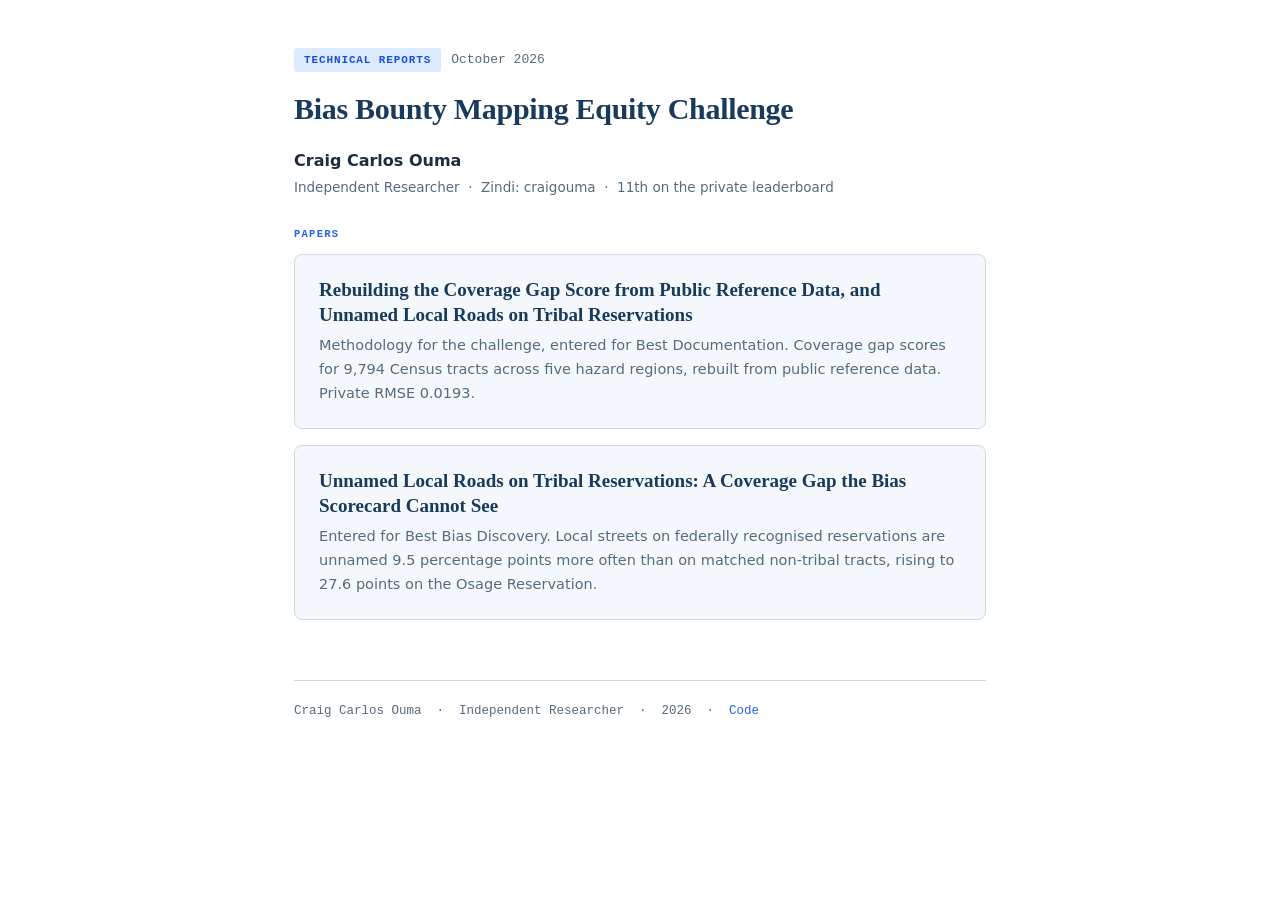
<file: docs/index.html>
<!DOCTYPE html>
<html lang="en">
<head>
  <meta charset="UTF-8">
  <meta name="viewport" content="width=device-width, initial-scale=1.0">
  <meta property="og:title" content="Bias Bounty Mapping Equity Challenge | Craig Carlos Ouma">
  <meta property="og:description"
        content="Two technical reports from the Zindi Bias Bounty Mapping Equity Challenge: the coverage gap methodology and a bias discovery on unnamed roads on tribal reservations.">
  <meta property="og:type" content="website">
  <meta property="og:url" content="https://craigouma.github.io/bias-bounty-mapping-equity-challenge/">
  <title>Bias Bounty Papers | Craig Carlos Ouma</title>
  <link rel="stylesheet" href="site.css">
</head>
<body>
<div class="page">

  <div class="badge-row" style="margin-top:48px">
    <span class="badge">Technical reports</span>
    <span class="pub-date">October 2026</span>
  </div>

  <h1>Bias Bounty Mapping Equity Challenge</h1>

  <div class="author-block">
    <div class="author-name">Craig Carlos Ouma</div>
    <div class="affil">Independent Researcher &nbsp;·&nbsp; Zindi: craigouma &nbsp;·&nbsp;
      11th on the private leaderboard
    </div>
  </div>

  <div class="section-label">Papers</div>

  <a class="paper-card" href="methodology/">
    <h2>Rebuilding the Coverage Gap Score from Public Reference Data, and Unnamed
        Local Roads on Tribal Reservations</h2>
    <p>Methodology for the challenge, entered for Best Documentation. Coverage gap
    scores for 9,794 Census tracts across five hazard regions, rebuilt from public
    reference data. Private RMSE 0.0193.</p>
  </a>

  <a class="paper-card" href="bias-discovery/">
    <h2>Unnamed Local Roads on Tribal Reservations: A Coverage Gap the Bias
        Scorecard Cannot See</h2>
    <p>Entered for Best Bias Discovery. Local streets on federally recognised
    reservations are unnamed 9.5 percentage points more often than on matched
    non-tribal tracts, rising to 27.6 points on the Osage Reservation.</p>
  </a>

  <footer>
    Craig Carlos Ouma &nbsp;·&nbsp; Independent Researcher &nbsp;·&nbsp; 2026
    &nbsp;·&nbsp; <a href="https://github.com/craigouma/bias-bounty-mapping-equity-challenge">Code</a>
  </footer>

</div>
</body>
</html>
</file>
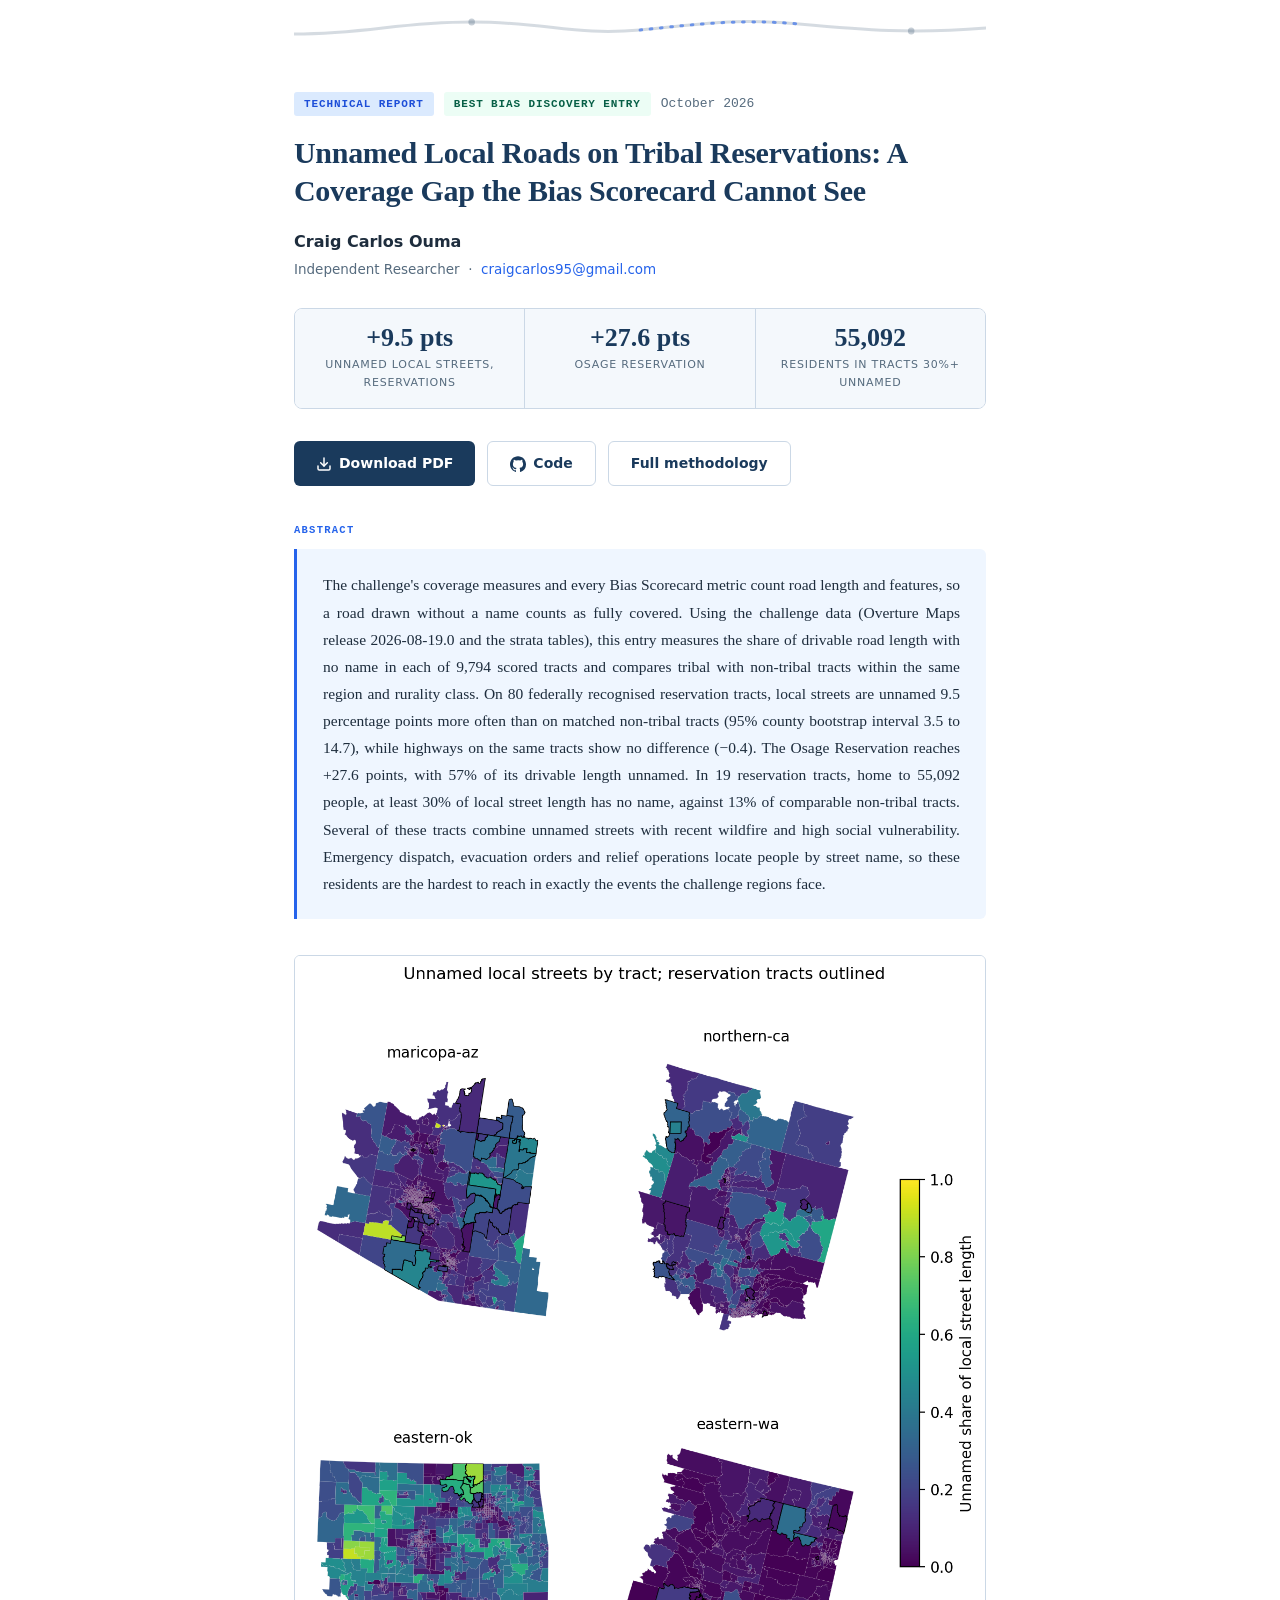
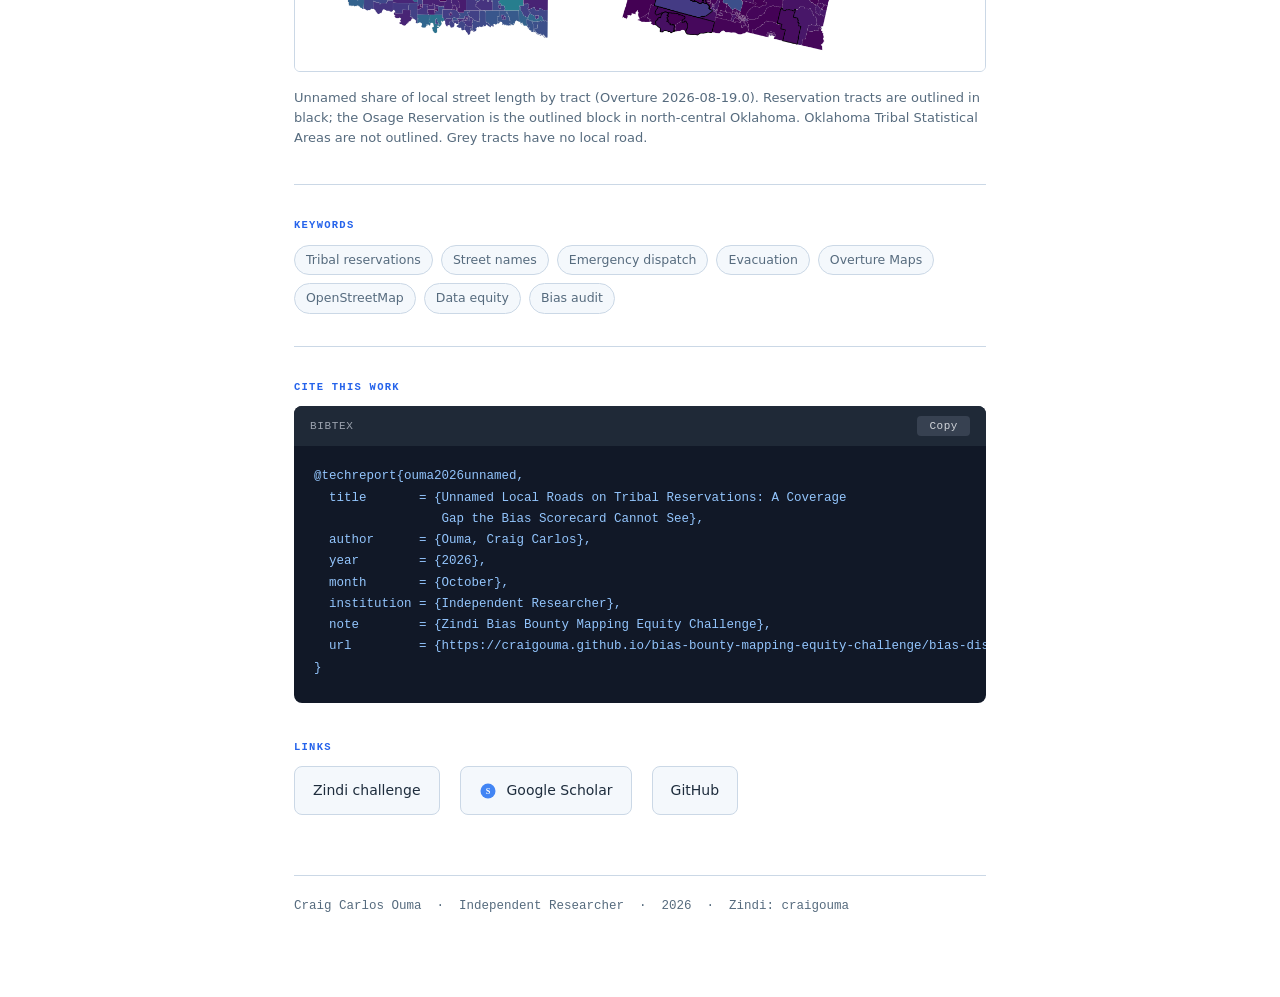
<file: docs/bias-discovery/index.html>
<!DOCTYPE html>
<html lang="en">
<head>
  <meta charset="UTF-8">
  <meta name="viewport" content="width=device-width, initial-scale=1.0">

  <meta name="citation_title"
        content="Unnamed Local Roads on Tribal Reservations: A Coverage Gap the Bias Scorecard Cannot See">
  <meta name="citation_author" content="Ouma, Craig Carlos">
  <meta name="citation_publication_date" content="2026/10/30">
  <meta name="citation_online_date" content="2026/11/01">
  <meta name="citation_language" content="en">
  <meta name="citation_abstract_html_url"
        content="https://craigouma.github.io/bias-bounty-mapping-equity-challenge/bias-discovery/">
  <meta name="citation_pdf_url"
        content="https://craigouma.github.io/bias-bounty-mapping-equity-challenge/writeup/bias_discovery.pdf">
  <meta name="citation_keywords"
        content="tribal reservations; street names; emergency dispatch; Overture Maps; OpenStreetMap; map coverage; data equity">

  <meta property="og:title"
        content="Unnamed Local Roads on Tribal Reservations | Craig Carlos Ouma">
  <meta property="og:description"
        content="Local streets on federally recognised reservations are unnamed 9.5 percentage points more often than on matched non-tribal tracts, rising to 27.6 points on the Osage Reservation.">
  <meta property="og:type" content="article">
  <meta property="og:url"
        content="https://craigouma.github.io/bias-bounty-mapping-equity-challenge/bias-discovery/">

  <title>Unnamed Roads on Reservations | Craig Carlos Ouma</title>
  <link rel="stylesheet" href="../site.css">
</head>
<body>
<div class="page">

  <div class="signature" aria-hidden="true">
    <svg viewBox="0 0 740 56" preserveAspectRatio="none" xmlns="http://www.w3.org/2000/svg">
      <path d="M0,34 C80,34 110,22 190,22 S300,36 370,30 S470,18 540,24 S660,34 740,28"
            fill="none" stroke="#1A3A5C" stroke-width="3" stroke-linecap="round" opacity="0.18"/>
      <path d="M370,30 C410,26.6 470,18 540,24"
            fill="none" stroke="#2563EB" stroke-width="3" stroke-linecap="round"
            stroke-dasharray="2 9" opacity="0.6"/>
      <circle cx="190" cy="22" r="3.5" fill="#1A3A5C" opacity="0.25"/>
      <circle cx="660" cy="31" r="3.5" fill="#1A3A5C" opacity="0.25"/>
    </svg>
  </div>

  <div class="badge-row">
    <span class="badge">Technical report</span>
    <span class="badge alt">Best Bias Discovery entry</span>
    <span class="pub-date">October 2026</span>
  </div>

  <h1>Unnamed Local Roads on Tribal Reservations: A Coverage Gap the
      Bias Scorecard Cannot See</h1>

  <div class="author-block">
    <div class="author-name">Craig Carlos Ouma</div>
    <div class="affil">Independent Researcher &nbsp;·&nbsp;
      <a href="mailto:craigcarlos95@gmail.com">craigcarlos95@gmail.com</a>
    </div>
  </div>

  <div class="stats">
    <div class="stat">
      <span class="stat-value">+9.5 pts</span>
      <span class="stat-label">Unnamed local streets, reservations</span>
    </div>
    <div class="stat">
      <span class="stat-value">+27.6 pts</span>
      <span class="stat-label">Osage Reservation</span>
    </div>
    <div class="stat">
      <span class="stat-value">55,092</span>
      <span class="stat-label">Residents in tracts 30%+ unnamed</span>
    </div>
  </div>

  <div class="btn-row">
    <a class="btn btn-primary" href="../writeup/bias_discovery.pdf" target="_blank" rel="noopener">
      <svg width="16" height="16" viewBox="0 0 24 24" fill="none" stroke="currentColor"
           stroke-width="2.2" stroke-linecap="round" stroke-linejoin="round">
        <path d="M21 15v4a2 2 0 0 1-2 2H5a2 2 0 0 1-2-2v-4"/>
        <polyline points="7 10 12 15 17 10"/>
        <line x1="12" y1="15" x2="12" y2="3"/>
      </svg>
      Download PDF
    </a>
    <a class="btn btn-ghost" href="https://github.com/craigouma/bias-bounty-mapping-equity-challenge"
       target="_blank" rel="noopener">
      <svg width="16" height="16" viewBox="0 0 24 24" fill="currentColor">
        <path d="M12 .5C5.37.5 0 5.87 0 12.5c0 5.3 3.44 9.8 8.21 11.38.6.11.82-.26.82-.58 0-.28-.01-1.02-.01-2-3.34.73-4.04-1.61-4.04-1.61-.54-1.38-1.33-1.75-1.33-1.75-1.09-.74.08-.73.08-.73 1.2.08 1.84 1.24 1.84 1.24 1.07 1.83 2.8 1.3 3.49 1 .11-.78.42-1.3.76-1.6-2.67-.3-5.47-1.33-5.47-5.93 0-1.31.47-2.38 1.24-3.22-.13-.3-.54-1.52.12-3.18 0 0 1.01-.32 3.3 1.23a11.5 11.5 0 0 1 3-.4c1.02.01 2.04.14 3 .4 2.28-1.55 3.29-1.23 3.29-1.23.66 1.66.25 2.88.12 3.18.77.84 1.24 1.91 1.24 3.22 0 4.61-2.81 5.63-5.48 5.92.43.37.81 1.1.81 2.22 0 1.6-.01 2.9-.01 3.29 0 .32.21.7.82.58A12 12 0 0 0 24 12.5C24 5.87 18.63.5 12 .5z"/>
      </svg>
      Code
    </a>
    <a class="btn btn-ghost" href="../methodology/">Full methodology</a>
  </div>

  <div class="section-label">Abstract</div>
  <div class="abstract-box">
    <p>The challenge's coverage measures and every Bias Scorecard metric count road
    length and features, so a road drawn without a name counts as fully covered.
    Using the challenge data (Overture Maps release 2026-08-19.0 and the strata
    tables), this entry measures the share of drivable road length with no name
    in each of 9,794 scored tracts and compares tribal with non-tribal tracts
    within the same region and rurality class. On 80 federally recognised
    reservation tracts, local streets are unnamed 9.5 percentage points more
    often than on matched non-tribal tracts (95% county bootstrap interval 3.5 to
    14.7), while highways on the same tracts show no difference (&minus;0.4). The
    Osage Reservation reaches +27.6 points, with 57% of its drivable length
    unnamed. In 19 reservation tracts, home to 55,092 people, at least 30% of
    local street length has no name, against 13% of comparable non-tribal
    tracts. Several of these tracts combine unnamed streets with recent wildfire
    and high social vulnerability. Emergency dispatch, evacuation orders and
    relief operations locate people by street name, so these residents are the
    hardest to reach in exactly the events the challenge regions face.</p>
  </div>

  <figure>
    <img src="../writeup/figures/fig_map_unnamed.png"
         alt="Maps of four challenge regions coloured by the unnamed share of local street length, with reservation tracts outlined"
         loading="lazy">
    <figcaption>Unnamed share of local street length by tract (Overture
    2026-08-19.0). Reservation tracts are outlined in black; the Osage
    Reservation is the outlined block in north-central Oklahoma. Oklahoma Tribal
    Statistical Areas are not outlined. Grey tracts have no local road.</figcaption>
  </figure>

  <hr>

  <div class="section-label">Keywords</div>
  <div class="keywords">
    <span class="kw">Tribal reservations</span>
    <span class="kw">Street names</span>
    <span class="kw">Emergency dispatch</span>
    <span class="kw">Evacuation</span>
    <span class="kw">Overture Maps</span>
    <span class="kw">OpenStreetMap</span>
    <span class="kw">Data equity</span>
    <span class="kw">Bias audit</span>
  </div>

  <hr>

  <div class="section-label">Cite this work</div>
  <div class="bibtex-wrap">
    <div class="bibtex-bar">
      <span>BibTeX</span>
      <button class="copy-btn" onclick="copyBib(this)">Copy</button>
    </div>
    <pre class="bibtex" id="bibtex-block">@techreport{ouma2026unnamed,
  title       = {Unnamed Local Roads on Tribal Reservations: A Coverage
                 Gap the Bias Scorecard Cannot See},
  author      = {Ouma, Craig Carlos},
  year        = {2026},
  month       = {October},
  institution = {Independent Researcher},
  note        = {Zindi Bias Bounty Mapping Equity Challenge},
  url         = {https://craigouma.github.io/bias-bounty-mapping-equity-challenge/bias-discovery/}
}</pre>
  </div>

  <div class="section-label">Links</div>
  <div class="links-row">
    <a class="link-card" href="https://zindi.africa/competitions/bias-bounty-mapping-equity-challenge"
       target="_blank" rel="noopener">Zindi challenge</a>
    <a class="link-card" href="https://scholar.google.com/citations?user=hI6OXwsAAAAJ&amp;hl=en"
       target="_blank" rel="noopener">
      <svg width="18" height="18" viewBox="0 0 48 48" fill="none">
        <circle cx="24" cy="24" r="20" fill="#4285F4"/>
        <text x="24" y="31" text-anchor="middle" font-size="22" font-weight="bold"
              fill="white" font-family="Georgia, serif">S</text>
      </svg>
      Google Scholar
    </a>
    <a class="link-card" href="https://github.com/craigouma" target="_blank" rel="noopener">GitHub</a>
  </div>

  <footer>
    Craig Carlos Ouma &nbsp;·&nbsp; Independent Researcher &nbsp;·&nbsp; 2026
    &nbsp;·&nbsp; Zindi: craigouma
  </footer>

</div>

<script>
  function copyBib(btn) {
    const text = document.getElementById('bibtex-block').textContent;
    navigator.clipboard.writeText(text).then(() => {
      btn.textContent = 'Copied!';
      setTimeout(() => btn.textContent = 'Copy', 2000);
    });
  }
</script>
</body>
</html>
</file>
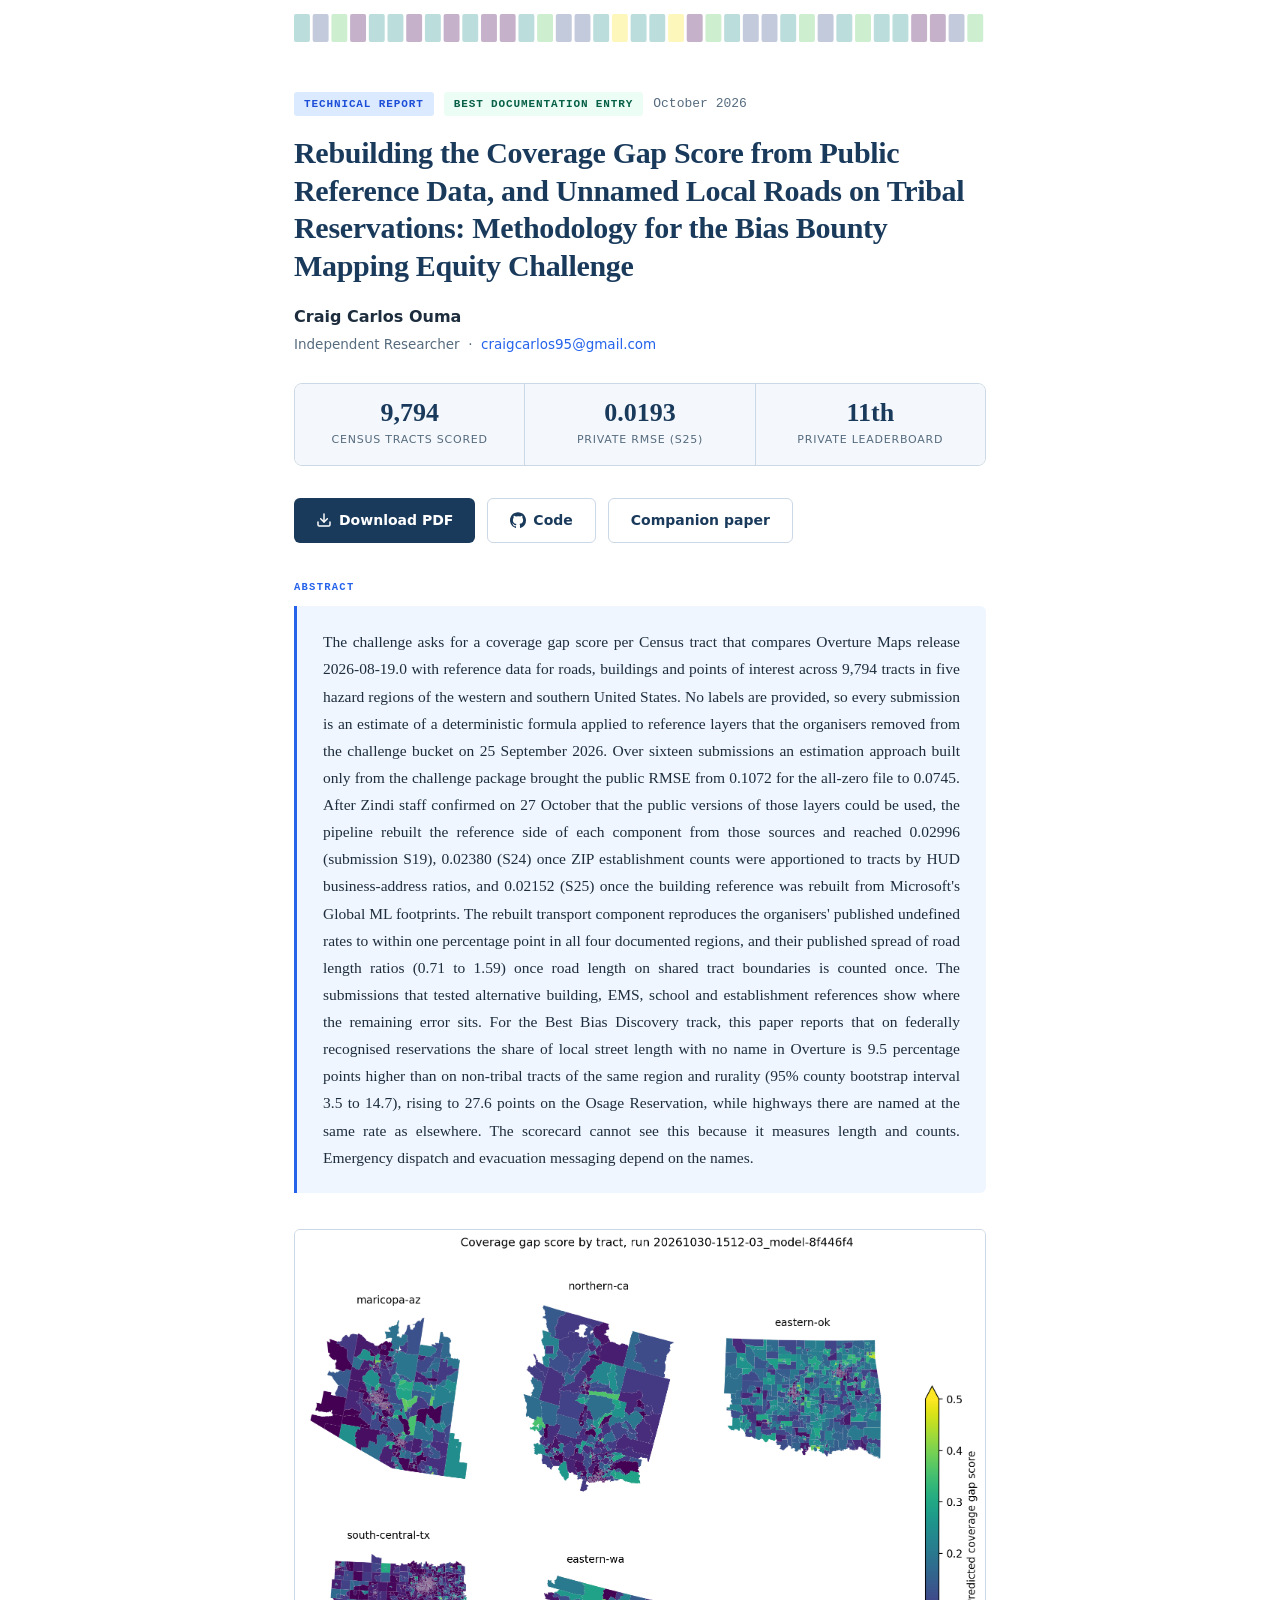
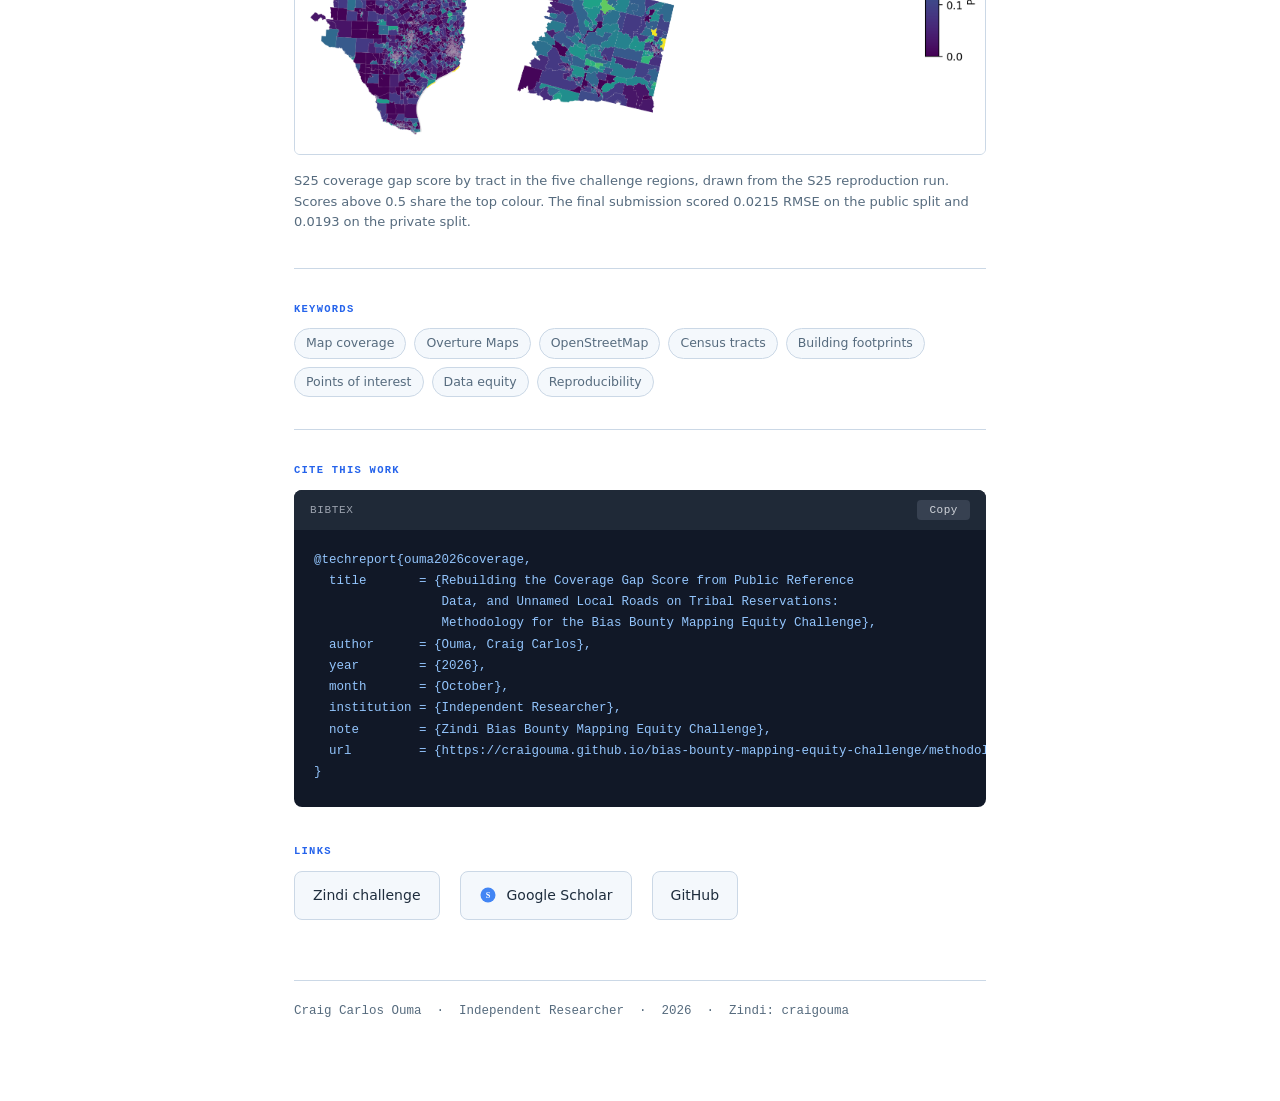
<file: docs/methodology/index.html>
<!DOCTYPE html>
<html lang="en">
<head>
  <meta charset="UTF-8">
  <meta name="viewport" content="width=device-width, initial-scale=1.0">

  <meta name="citation_title"
        content="Rebuilding the Coverage Gap Score from Public Reference Data, and Unnamed Local Roads on Tribal Reservations: Methodology for the Bias Bounty Mapping Equity Challenge">
  <meta name="citation_author" content="Ouma, Craig Carlos">
  <meta name="citation_publication_date" content="2026/10/30">
  <meta name="citation_online_date" content="2026/11/01">
  <meta name="citation_language" content="en">
  <meta name="citation_abstract_html_url"
        content="https://craigouma.github.io/bias-bounty-mapping-equity-challenge/methodology/">
  <meta name="citation_pdf_url"
        content="https://craigouma.github.io/bias-bounty-mapping-equity-challenge/writeup/methodology.pdf">
  <meta name="citation_keywords"
        content="map coverage; Overture Maps; OpenStreetMap; census tracts; data equity; bias audit; reproducibility">

  <meta property="og:title"
        content="Rebuilding the Coverage Gap Score from Public Reference Data | Craig Carlos Ouma">
  <meta property="og:description"
        content="Methodology for the Bias Bounty Mapping Equity Challenge: coverage gap scores for 9,794 Census tracts, rebuilt from public reference data. Private RMSE 0.0193.">
  <meta property="og:type" content="article">
  <meta property="og:url"
        content="https://craigouma.github.io/bias-bounty-mapping-equity-challenge/methodology/">

  <title>Coverage Gap Methodology | Craig Carlos Ouma</title>
  <link rel="stylesheet" href="../site.css">
</head>
<body>
<div class="page">

  <div class="signature" aria-hidden="true">
    <svg viewBox="0 0 740 56" preserveAspectRatio="none" xmlns="http://www.w3.org/2000/svg">
      <g opacity="0.3"><rect x="0" y="14" width="17" height="28" rx="2" fill="#21918c"/><rect x="20" y="14" width="17" height="28" rx="2" fill="#3b528b"/><rect x="40" y="14" width="17" height="28" rx="2" fill="#5ec962"/><rect x="60" y="14" width="17" height="28" rx="2" fill="#440154"/><rect x="80" y="14" width="17" height="28" rx="2" fill="#21918c"/><rect x="100" y="14" width="17" height="28" rx="2" fill="#21918c"/><rect x="120" y="14" width="17" height="28" rx="2" fill="#440154"/><rect x="140" y="14" width="17" height="28" rx="2" fill="#21918c"/><rect x="160" y="14" width="17" height="28" rx="2" fill="#440154"/><rect x="180" y="14" width="17" height="28" rx="2" fill="#21918c"/><rect x="200" y="14" width="17" height="28" rx="2" fill="#440154"/><rect x="220" y="14" width="17" height="28" rx="2" fill="#440154"/><rect x="240" y="14" width="17" height="28" rx="2" fill="#21918c"/><rect x="260" y="14" width="17" height="28" rx="2" fill="#5ec962"/><rect x="280" y="14" width="17" height="28" rx="2" fill="#3b528b"/><rect x="300" y="14" width="17" height="28" rx="2" fill="#3b528b"/><rect x="320" y="14" width="17" height="28" rx="2" fill="#21918c"/><rect x="340" y="14" width="17" height="28" rx="2" fill="#fde725"/><rect x="360" y="14" width="17" height="28" rx="2" fill="#21918c"/><rect x="380" y="14" width="17" height="28" rx="2" fill="#21918c"/><rect x="400" y="14" width="17" height="28" rx="2" fill="#fde725"/><rect x="420" y="14" width="17" height="28" rx="2" fill="#440154"/><rect x="440" y="14" width="17" height="28" rx="2" fill="#5ec962"/><rect x="460" y="14" width="17" height="28" rx="2" fill="#21918c"/><rect x="480" y="14" width="17" height="28" rx="2" fill="#3b528b"/><rect x="500" y="14" width="17" height="28" rx="2" fill="#3b528b"/><rect x="520" y="14" width="17" height="28" rx="2" fill="#21918c"/><rect x="540" y="14" width="17" height="28" rx="2" fill="#5ec962"/><rect x="560" y="14" width="17" height="28" rx="2" fill="#3b528b"/><rect x="580" y="14" width="17" height="28" rx="2" fill="#21918c"/><rect x="600" y="14" width="17" height="28" rx="2" fill="#5ec962"/><rect x="620" y="14" width="17" height="28" rx="2" fill="#21918c"/><rect x="640" y="14" width="17" height="28" rx="2" fill="#21918c"/><rect x="660" y="14" width="17" height="28" rx="2" fill="#440154"/><rect x="680" y="14" width="17" height="28" rx="2" fill="#440154"/><rect x="700" y="14" width="17" height="28" rx="2" fill="#3b528b"/><rect x="720" y="14" width="17" height="28" rx="2" fill="#5ec962"/></g>
    </svg>
  </div>

  <div class="badge-row">
    <span class="badge">Technical report</span>
    <span class="badge alt">Best Documentation entry</span>
    <span class="pub-date">October 2026</span>
  </div>

  <h1>Rebuilding the Coverage Gap Score from Public Reference Data, and
      Unnamed Local Roads on Tribal Reservations: Methodology for the
      Bias Bounty Mapping Equity Challenge</h1>

  <div class="author-block">
    <div class="author-name">Craig Carlos Ouma</div>
    <div class="affil">Independent Researcher &nbsp;·&nbsp;
      <a href="mailto:craigcarlos95@gmail.com">craigcarlos95@gmail.com</a>
    </div>
  </div>

  <div class="stats">
    <div class="stat">
      <span class="stat-value">9,794</span>
      <span class="stat-label">Census tracts scored</span>
    </div>
    <div class="stat">
      <span class="stat-value">0.0193</span>
      <span class="stat-label">Private RMSE (S25)</span>
    </div>
    <div class="stat">
      <span class="stat-value">11th</span>
      <span class="stat-label">Private leaderboard</span>
    </div>
  </div>

  <div class="btn-row">
    <a class="btn btn-primary" href="../writeup/methodology.pdf" target="_blank" rel="noopener">
      <svg width="16" height="16" viewBox="0 0 24 24" fill="none" stroke="currentColor"
           stroke-width="2.2" stroke-linecap="round" stroke-linejoin="round">
        <path d="M21 15v4a2 2 0 0 1-2 2H5a2 2 0 0 1-2-2v-4"/>
        <polyline points="7 10 12 15 17 10"/>
        <line x1="12" y1="15" x2="12" y2="3"/>
      </svg>
      Download PDF
    </a>
    <a class="btn btn-ghost" href="https://github.com/craigouma/bias-bounty-mapping-equity-challenge"
       target="_blank" rel="noopener">
      <svg width="16" height="16" viewBox="0 0 24 24" fill="currentColor">
        <path d="M12 .5C5.37.5 0 5.87 0 12.5c0 5.3 3.44 9.8 8.21 11.38.6.11.82-.26.82-.58 0-.28-.01-1.02-.01-2-3.34.73-4.04-1.61-4.04-1.61-.54-1.38-1.33-1.75-1.33-1.75-1.09-.74.08-.73.08-.73 1.2.08 1.84 1.24 1.84 1.24 1.07 1.83 2.8 1.3 3.49 1 .11-.78.42-1.3.76-1.6-2.67-.3-5.47-1.33-5.47-5.93 0-1.31.47-2.38 1.24-3.22-.13-.3-.54-1.52.12-3.18 0 0 1.01-.32 3.3 1.23a11.5 11.5 0 0 1 3-.4c1.02.01 2.04.14 3 .4 2.28-1.55 3.29-1.23 3.29-1.23.66 1.66.25 2.88.12 3.18.77.84 1.24 1.91 1.24 3.22 0 4.61-2.81 5.63-5.48 5.92.43.37.81 1.1.81 2.22 0 1.6-.01 2.9-.01 3.29 0 .32.21.7.82.58A12 12 0 0 0 24 12.5C24 5.87 18.63.5 12 .5z"/>
      </svg>
      Code
    </a>
    <a class="btn btn-ghost" href="../bias-discovery/">Companion paper</a>
  </div>

  <div class="section-label">Abstract</div>
  <div class="abstract-box">
    <p>The challenge asks for a coverage gap score per Census tract that compares
    Overture Maps release 2026-08-19.0 with reference data for roads, buildings
    and points of interest across 9,794 tracts in five hazard regions of the
    western and southern United States. No labels are provided, so every
    submission is an estimate of a deterministic formula applied to reference
    layers that the organisers removed from the challenge bucket on 25 September
    2026. Over sixteen submissions an estimation approach built only from the
    challenge package brought the public RMSE from 0.1072 for the all-zero file to
    0.0745. After Zindi staff confirmed on 27 October that the public versions of
    those layers could be used, the pipeline rebuilt the reference side of each
    component from those sources and reached 0.02996 (submission S19), 0.02380
    (S24) once ZIP establishment counts were apportioned to tracts by HUD
    business-address ratios, and 0.02152 (S25) once the building reference was
    rebuilt from Microsoft's Global ML footprints. The rebuilt transport component
    reproduces the organisers' published undefined rates to within one percentage
    point in all four documented regions, and their published spread of road
    length ratios (0.71 to 1.59) once road length on shared tract boundaries is
    counted once. The submissions that tested alternative building, EMS, school
    and establishment references show where the remaining error sits. For the
    Best Bias Discovery track, this paper reports that on federally recognised
    reservations the share of local street length with no name in Overture is 9.5
    percentage points higher than on non-tribal tracts of the same region and
    rurality (95% county bootstrap interval 3.5 to 14.7), rising to 27.6 points on
    the Osage Reservation, while highways there are named at the same rate as
    elsewhere. The scorecard cannot see this because it measures length and
    counts. Emergency dispatch and evacuation messaging depend on the names.</p>
  </div>

  <figure>
    <img src="../writeup/figures/fig_map_scores.png"
         alt="Maps of the five challenge regions coloured by predicted coverage gap score per Census tract"
         loading="lazy">
    <figcaption>S25 coverage gap score by tract in the five challenge regions,
    drawn from the S25 reproduction run. Scores above 0.5 share the top colour.
    The final submission scored 0.0215 RMSE on the public split and 0.0193 on
    the private split.</figcaption>
  </figure>

  <hr>

  <div class="section-label">Keywords</div>
  <div class="keywords">
    <span class="kw">Map coverage</span>
    <span class="kw">Overture Maps</span>
    <span class="kw">OpenStreetMap</span>
    <span class="kw">Census tracts</span>
    <span class="kw">Building footprints</span>
    <span class="kw">Points of interest</span>
    <span class="kw">Data equity</span>
    <span class="kw">Reproducibility</span>
  </div>

  <hr>

  <div class="section-label">Cite this work</div>
  <div class="bibtex-wrap">
    <div class="bibtex-bar">
      <span>BibTeX</span>
      <button class="copy-btn" onclick="copyBib(this)">Copy</button>
    </div>
    <pre class="bibtex" id="bibtex-block">@techreport{ouma2026coverage,
  title       = {Rebuilding the Coverage Gap Score from Public Reference
                 Data, and Unnamed Local Roads on Tribal Reservations:
                 Methodology for the Bias Bounty Mapping Equity Challenge},
  author      = {Ouma, Craig Carlos},
  year        = {2026},
  month       = {October},
  institution = {Independent Researcher},
  note        = {Zindi Bias Bounty Mapping Equity Challenge},
  url         = {https://craigouma.github.io/bias-bounty-mapping-equity-challenge/methodology/}
}</pre>
  </div>

  <div class="section-label">Links</div>
  <div class="links-row">
    <a class="link-card" href="https://zindi.africa/competitions/bias-bounty-mapping-equity-challenge"
       target="_blank" rel="noopener">Zindi challenge</a>
    <a class="link-card" href="https://scholar.google.com/citations?user=hI6OXwsAAAAJ&amp;hl=en"
       target="_blank" rel="noopener">
      <svg width="18" height="18" viewBox="0 0 48 48" fill="none">
        <circle cx="24" cy="24" r="20" fill="#4285F4"/>
        <text x="24" y="31" text-anchor="middle" font-size="22" font-weight="bold"
              fill="white" font-family="Georgia, serif">S</text>
      </svg>
      Google Scholar
    </a>
    <a class="link-card" href="https://github.com/craigouma" target="_blank" rel="noopener">GitHub</a>
  </div>

  <footer>
    Craig Carlos Ouma &nbsp;·&nbsp; Independent Researcher &nbsp;·&nbsp; 2026
    &nbsp;·&nbsp; Zindi: craigouma
  </footer>

</div>

<script>
  function copyBib(btn) {
    const text = document.getElementById('bibtex-block').textContent;
    navigator.clipboard.writeText(text).then(() => {
      btn.textContent = 'Copied!';
      setTimeout(() => btn.textContent = 'Copy', 2000);
    });
  }
</script>
</body>
</html>
</file>
<file: docs/site.css>
:root {
  --navy:      #1A3A5C;
  --blue:      #2563EB;
  --blue-lt:   #EFF6FF;
  --bg:        #FFFFFF;
  --bg-alt:    #F4F8FC;
  --border:    #CBD8E6;
  --text:      #1E2D3D;
  --muted:     #566B7E;
  --code-bg:   #111827;
  --code-txt:  #93C5FD;
  --badge-bg:  #DBEAFE;
  --badge-txt: #1D4ED8;
  --serif: 'Palatino Linotype', 'Book Antiqua', Palatino, Georgia, serif;
  --sans:  system-ui, -apple-system, 'Segoe UI', sans-serif;
  --mono:  'Courier New', Courier, monospace;
}

*, *::before, *::after { box-sizing: border-box; margin: 0; padding: 0; }
html { scroll-behavior: smooth; }
body {
  font-family: var(--sans);
  background: var(--bg);
  color: var(--text);
  line-height: 1.65;
  font-size: 16px;
}
a { color: var(--blue); text-decoration: none; }

.page { max-width: 740px; margin: 0 auto; padding: 0 24px 80px; }

.signature { width: 100%; height: 56px; margin-bottom: 36px; overflow: hidden; }
.signature svg { width: 100%; height: 56px; display: block; }

.badge-row { display: flex; align-items: center; gap: 10px; margin-bottom: 18px; flex-wrap: wrap; }
.badge {
  font-family: var(--mono);
  font-size: 11px;
  font-weight: 700;
  letter-spacing: .08em;
  text-transform: uppercase;
  padding: 3px 10px;
  border-radius: 3px;
  background: var(--badge-bg);
  color: var(--badge-txt);
}
.badge.alt { background: #ECFDF5; color: #065F46; }
.pub-date { font-size: 13px; color: var(--muted); font-family: var(--mono); }

h1 {
  font-family: var(--serif);
  font-size: clamp(22px, 4vw, 30px);
  font-weight: 700;
  line-height: 1.25;
  color: var(--navy);
  margin-bottom: 20px;
  letter-spacing: -.01em;
}
h2 {
  font-family: var(--serif);
  font-size: 19px;
  line-height: 1.35;
  color: var(--navy);
  margin-bottom: 6px;
}

.author-block { margin-bottom: 28px; }
.author-name { font-size: 16px; font-weight: 600; }
.affil { font-size: 13.5px; color: var(--muted); margin-top: 2px; }

.stats {
  display: flex;
  border: 1px solid var(--border);
  border-radius: 8px;
  overflow: hidden;
  margin-bottom: 32px;
}
.stat {
  flex: 1;
  text-align: center;
  padding: 16px 12px;
  border-right: 1px solid var(--border);
  background: var(--bg-alt);
}
.stat:last-child { border-right: none; }
.stat-value {
  font-family: var(--serif);
  font-size: 26px;
  font-weight: 700;
  color: var(--navy);
  line-height: 1;
  display: block;
}
.stat-label {
  font-size: 11px;
  color: var(--muted);
  text-transform: uppercase;
  letter-spacing: .07em;
  margin-top: 5px;
  display: block;
}

.btn-row { display: flex; gap: 12px; margin-bottom: 36px; flex-wrap: wrap; }
.btn {
  display: inline-flex;
  align-items: center;
  gap: 7px;
  font-size: 14px;
  font-weight: 600;
  padding: 10px 22px;
  border-radius: 6px;
  transition: opacity .15s, transform .1s;
  white-space: nowrap;
}
.btn:hover { opacity: .88; transform: translateY(-1px); }
.btn-primary { background: var(--navy); color: #fff; }
.btn-ghost { background: transparent; color: var(--navy); border: 1.5px solid var(--border); }

.section-label {
  font-family: var(--mono);
  font-size: 10.5px;
  letter-spacing: .12em;
  text-transform: uppercase;
  color: var(--blue);
  font-weight: 700;
  margin-bottom: 10px;
}

.abstract-box {
  background: var(--blue-lt);
  border-left: 3px solid var(--blue);
  border-radius: 0 6px 6px 0;
  padding: 22px 26px;
  margin-bottom: 36px;
}
.abstract-box p { font-family: var(--serif); font-size: 15.5px; line-height: 1.75; text-align: justify; hyphens: auto; }

figure { margin-bottom: 36px; }
figure img { width: 100%; height: auto; border: 1px solid var(--border); border-radius: 6px; }
figcaption { font-size: 13px; color: var(--muted); margin-top: 8px; line-height: 1.55; }

hr { border: none; border-top: 1px solid var(--border); margin: 32px 0; }

.keywords { display: flex; flex-wrap: wrap; gap: 8px; margin-bottom: 32px; }
.kw {
  font-size: 12.5px;
  padding: 4px 11px;
  border: 1px solid var(--border);
  border-radius: 99px;
  color: var(--muted);
  background: var(--bg-alt);
}

.bibtex-wrap { background: var(--code-bg); border-radius: 8px; overflow: hidden; margin-bottom: 36px; }
.bibtex-bar {
  display: flex;
  justify-content: space-between;
  align-items: center;
  padding: 10px 16px;
  background: #1F2937;
}
.bibtex-bar span {
  font-family: var(--mono);
  font-size: 11px;
  color: #9CA3AF;
  letter-spacing: .06em;
  text-transform: uppercase;
}
.copy-btn {
  font-family: var(--mono);
  font-size: 11px;
  background: #374151;
  color: #D1D5DB;
  border: none;
  padding: 4px 12px;
  border-radius: 4px;
  cursor: pointer;
  letter-spacing: .05em;
}
.copy-btn:hover { background: #4B5563; }
pre.bibtex {
  font-family: var(--mono);
  font-size: 12.5px;
  color: var(--code-txt);
  line-height: 1.7;
  padding: 20px 20px 24px;
  overflow-x: auto;
  white-space: pre;
}

.links-row { display: flex; gap: 20px; flex-wrap: wrap; }
.link-card {
  display: flex;
  align-items: center;
  gap: 10px;
  color: var(--text);
  font-size: 14px;
  font-weight: 500;
  padding: 12px 18px;
  border: 1px solid var(--border);
  border-radius: 8px;
  background: var(--bg-alt);
  transition: border-color .15s, background .15s;
}
.link-card:hover { border-color: var(--blue); background: var(--blue-lt); }

.paper-card {
  display: block;
  color: var(--text);
  padding: 22px 24px;
  border: 1px solid var(--border);
  border-radius: 8px;
  background: var(--bg-alt);
  margin-bottom: 16px;
  transition: border-color .15s, background .15s;
}
.paper-card:hover { border-color: var(--blue); background: var(--blue-lt); }
.paper-card p { font-size: 14.5px; color: var(--muted); }

footer {
  margin-top: 60px;
  padding-top: 20px;
  border-top: 1px solid var(--border);
  font-size: 12.5px;
  color: var(--muted);
  font-family: var(--mono);
}

@media (max-width: 520px) {
  .stats { flex-direction: column; }
  .stat { border-right: none; border-bottom: 1px solid var(--border); }
  .stat:last-child { border-bottom: none; }
  .btn-row { flex-direction: column; }
  .btn { justify-content: center; }
}
</file>
